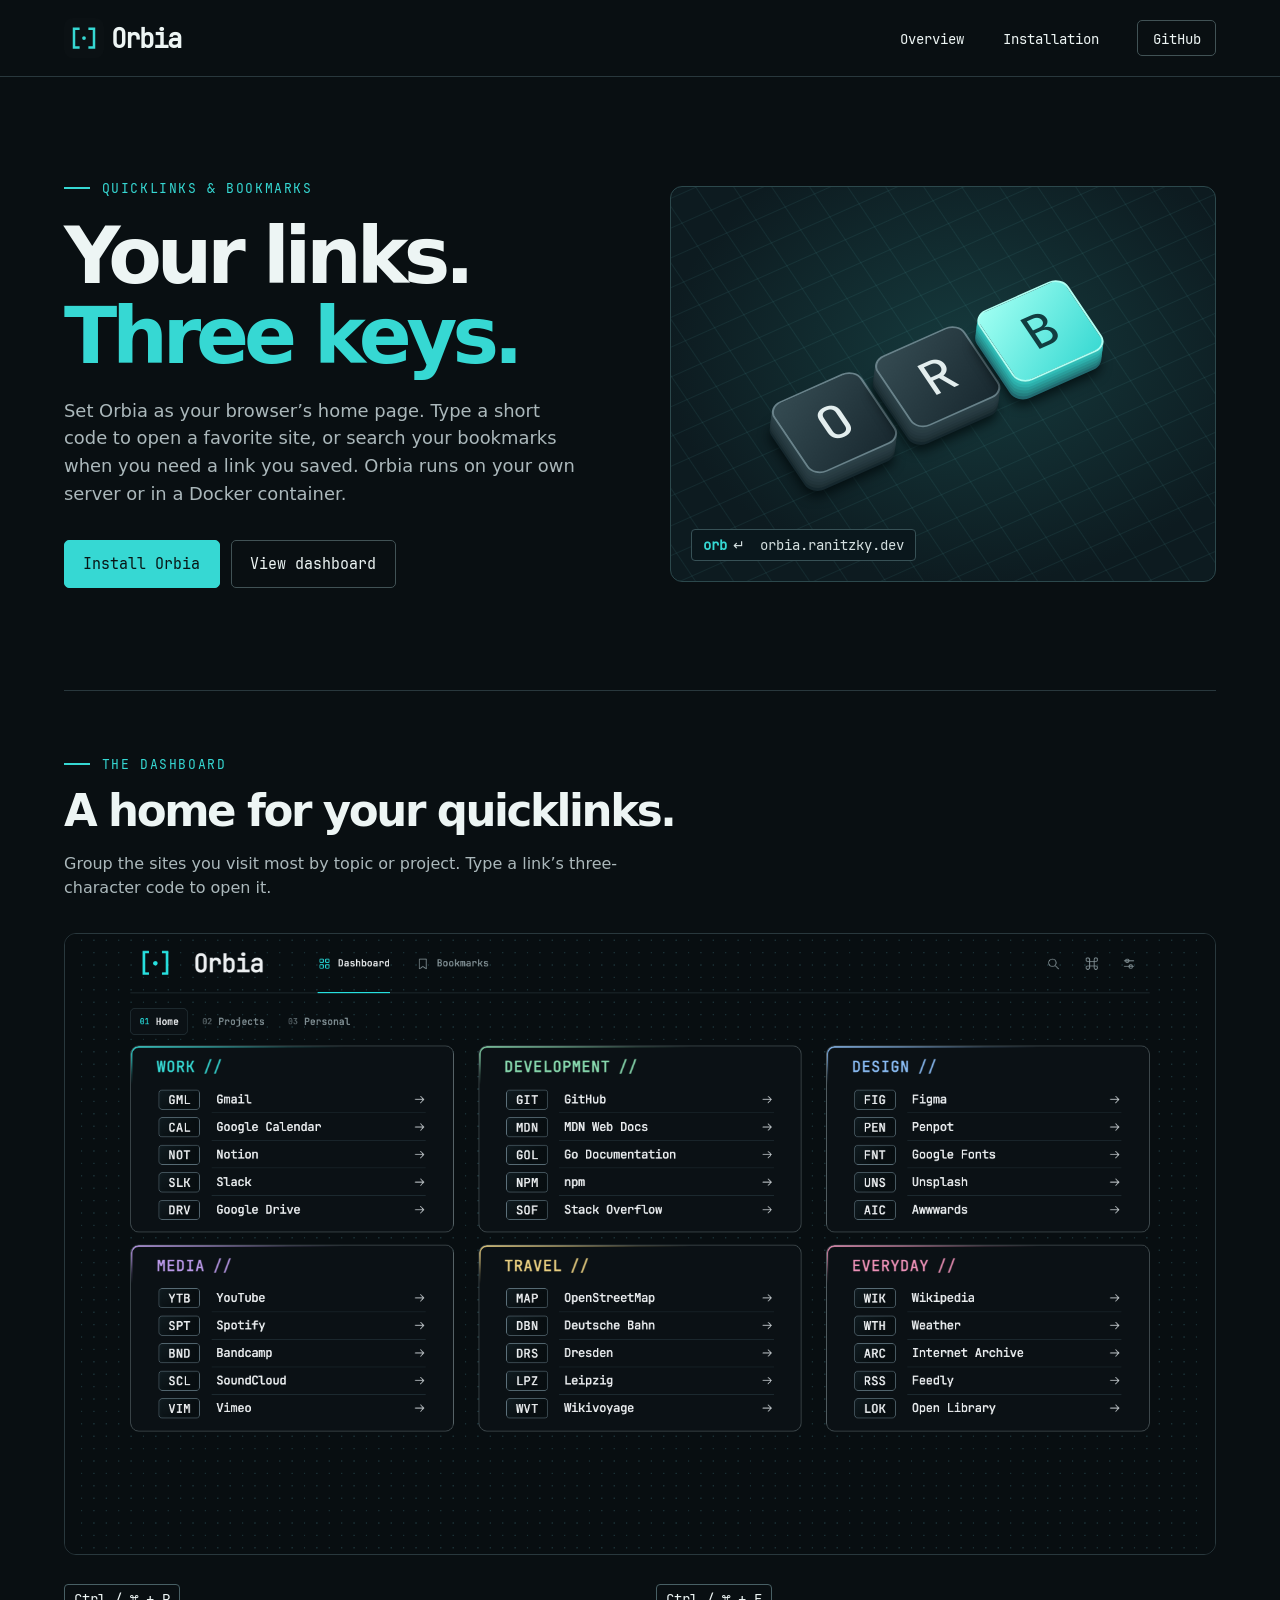
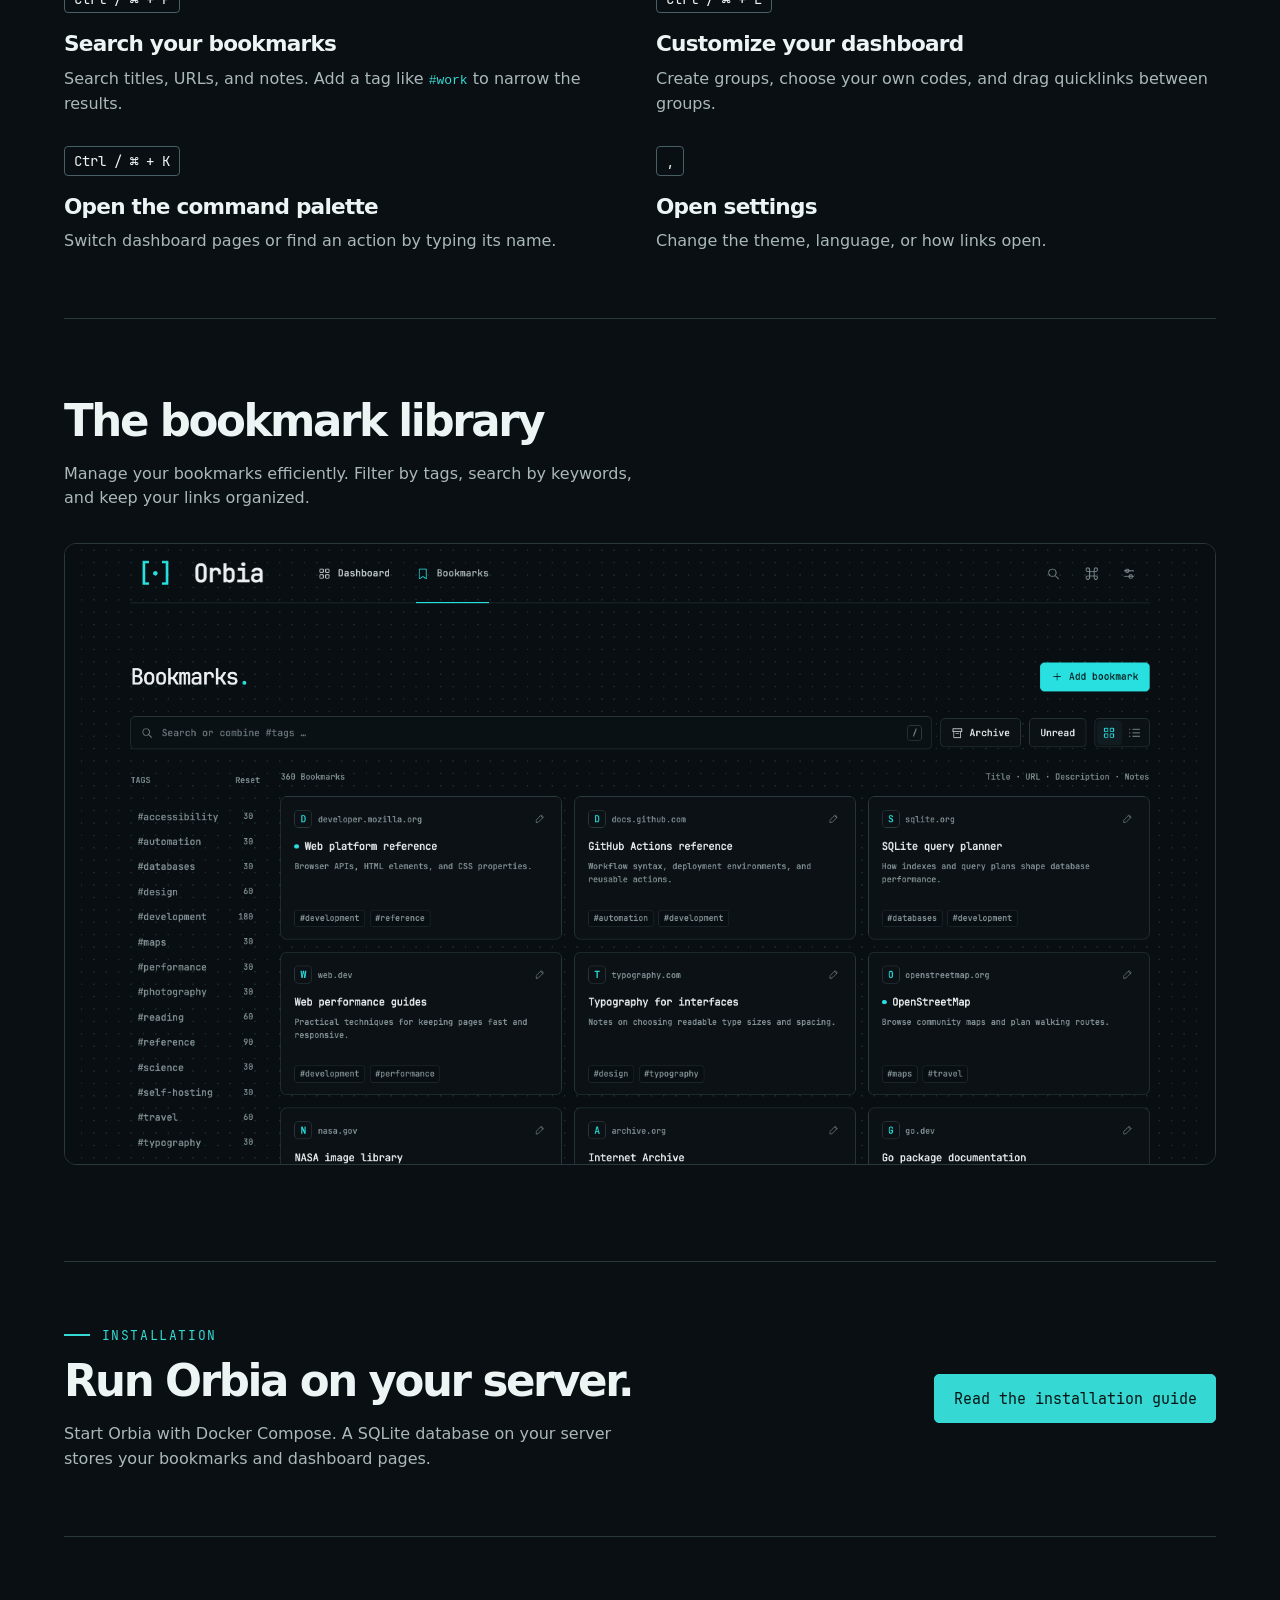
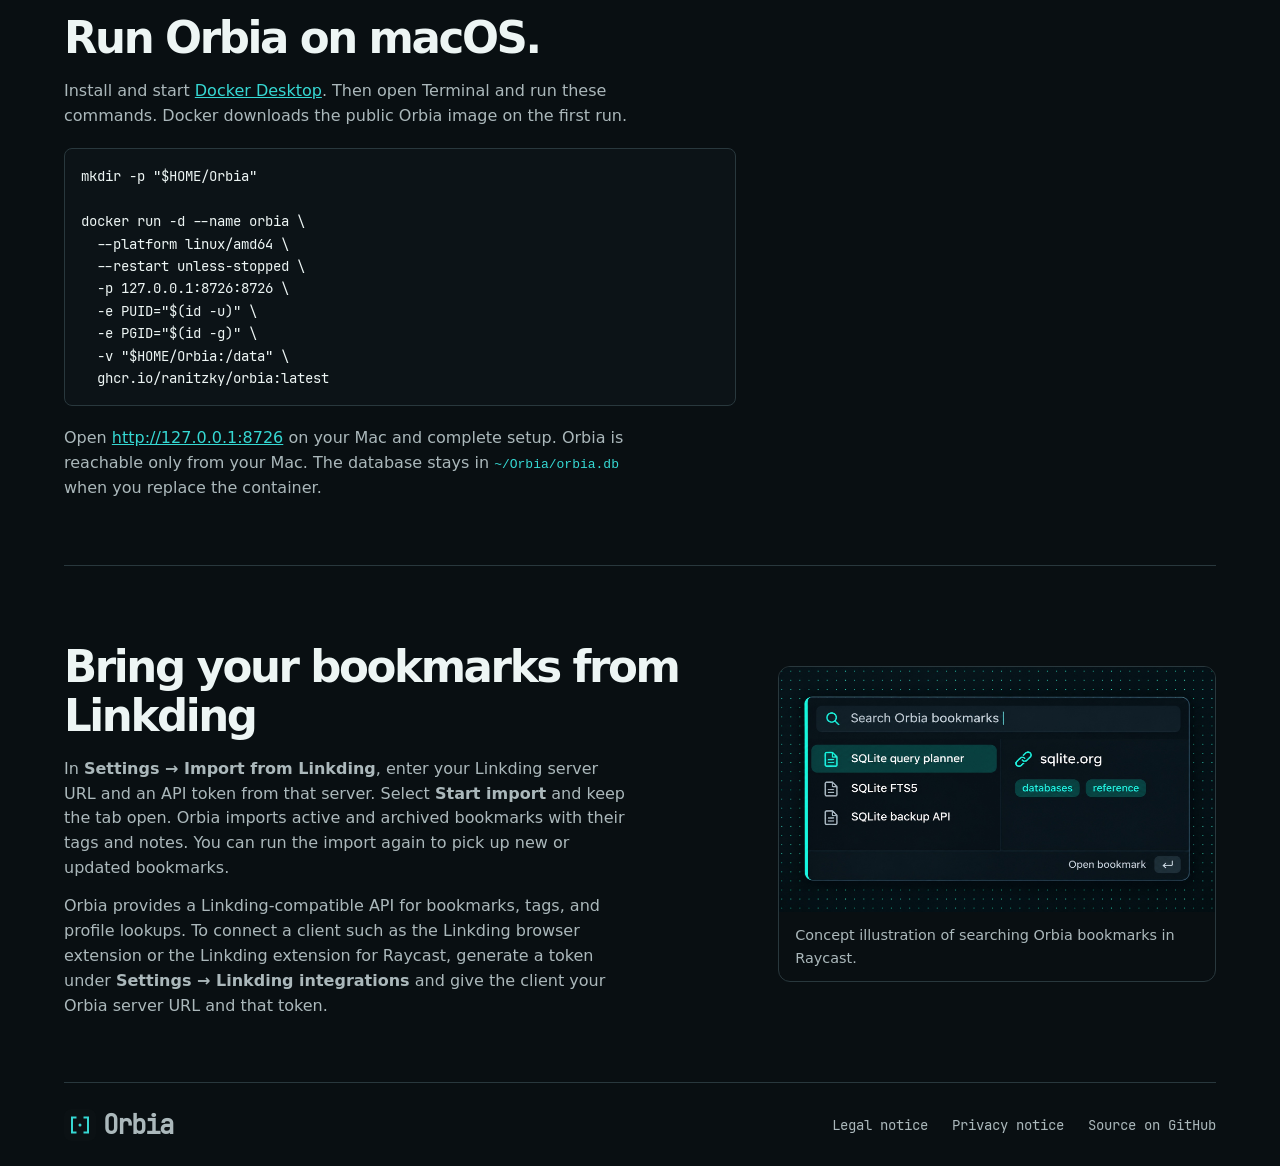
<file: index.html>
<!doctype html>
<html lang="en">
<head>
  <meta charset="utf-8">
  <meta name="viewport" content="width=device-width, initial-scale=1">
  <meta name="theme-color" content="#090f12">
  <meta name="description" content="Orbia is a self-hosted browser start page. Open your favorite sites with three-character codes and search your saved bookmarks.">
  <title>[ · ] Orbia · Self-hosted browser start page</title>
  <link rel="icon" href="./assets/orbia.svg" type="image/svg+xml">
  <link rel="stylesheet" href="./style.css">
</head>
<body>
<a class="skip" href="#inhalt">Skip to content</a>
<header><nav class="wrap" aria-label="Main navigation">
  <a class="brand" href="./"><img src="./assets/orbia.svg" alt="" width="40" height="40">Orbia</a>
  <div class="links"><a href="#einblick">Overview</a><a href="#installation">Installation</a><a class="repo" href="https://github.com/Ranitzky/orbia">GitHub</a></div>
</nav></header>
<main id="inhalt">
<section class="hero wrap">
  <div class="intro">
    <p class="label">Quicklinks &amp; bookmarks</p>
    <h1>Your links.<br><span>Three keys.</span></h1>
    <p class="lead">Set Orbia as your browser’s home page. Type a short code to open a favorite site, or search your bookmarks when you need a link you saved. Orbia runs on your own server or in a Docker container.</p>
    <div class="actions"><a class="button" href="#installation">Install Orbia</a><a class="secondary" href="#einblick">View dashboard</a></div>
  </div>
  <figure class="visual" aria-label="Typing  O R B opens Orbia">
    <div class="board" aria-hidden="true"><div class="keys"><i>O</i><i>R</i><i>B</i></div></div>
    <figcaption><b>orb</b><span aria-hidden="true">↵</span> orbia.ranitzky.dev</figcaption>
  </figure>
</section>
<section class="detail wrap" id="einblick">
  <p class="label">The dashboard</p>
  <h2>A home for your quicklinks.</h2>
  <p>Group the sites you visit most by topic or project. Type a link’s three-character code to open it.</p>
  <a class="screen" href="./assets/dashboard.png" aria-label="Open the full-size dashboard screenshot"><img src="./assets/dashboard.png" alt="Orbia dashboard with color-coded groups and a three-character code beside each link" width="1671" height="900" loading="lazy"></a>
  <div class="features">
    <article><kbd>Ctrl / ⌘ + P</kbd><h3>Search your bookmarks</h3><p>Search titles, URLs, and notes. Add a tag like <code>#work</code> to narrow the results.</p></article>
    <article><kbd>Ctrl / ⌘ + E</kbd><h3>Customize your dashboard</h3><p>Create groups, choose your own codes, and drag quicklinks between groups.</p></article>
    <article><kbd>Ctrl / ⌘ + K</kbd><h3>Open the command palette</h3><p>Switch dashboard pages or find an action by typing its name.</p></article>
    <article><kbd aria-label="Comma">,</kbd><h3>Open settings</h3><p>Change the theme, language, or how links open.</p></article>
  </div>
</section>
<section class="detail wrap" id="bookmarks">
  <h2>The bookmark library</h2>
  <p>Manage your bookmarks efficiently. Filter by tags, search by keywords, and keep your links organized.</p>
  <a class="screen" href="./assets/bookmarks.png" aria-label="Open the full-size bookmarks screenshot">
    <img src="./assets/bookmarks.png" alt="Orbia's bookmark library with 360 example bookmarks, a tag sidebar, search, and bookmark cards" width="1671" height="900" loading="lazy">
  </a>
</section>
<section class="install wrap" id="installation">
  <div>
    <p class="label">Installation</p>
    <h2>Run Orbia on your server.</h2>
    <p>Start Orbia with Docker Compose. A SQLite database on your server stores your bookmarks and dashboard pages.</p>
  </div>
  <a class="button" href="https://github.com/Ranitzky/orbia#run-on-unraid">Read the installation guide</a>
</section>
<section class="detail wrap" id="macos">
  <h2>Run Orbia on macOS.</h2>
  <p>Install and start <a href="https://docs.docker.com/desktop/setup/install/mac-install/">Docker Desktop</a>. Then open Terminal and run these commands. Docker downloads the public Orbia image on the first run.</p>
  <pre class="install-command"><code>mkdir -p "$HOME/Orbia"

docker run -d --name orbia \
  --platform linux/amd64 \
  --restart unless-stopped \
  -p 127.0.0.1:8726:8726 \
  -e PUID="$(id -u)" \
  -e PGID="$(id -g)" \
  -v "$HOME/Orbia:/data" \
  ghcr.io/ranitzky/orbia:latest</code></pre>
  <p>Open <a href="http://127.0.0.1:8726">http://127.0.0.1:8726</a> on your Mac and complete setup. Orbia is reachable only from your Mac. The database stays in <code>~/Orbia/orbia.db</code> when you replace the container.</p>
</section>
<section class="detail integration wrap" id="linkding">
  <div class="integration-copy">
    <h2>Bring your bookmarks from Linkding</h2>
    <p>In <strong>Settings → Import from Linkding</strong>, enter your Linkding server URL and an API token from that server. Select <strong>Start import</strong> and keep the tab open. Orbia imports active and archived bookmarks with their tags and notes. You can run the import again to pick up new or updated bookmarks.</p>
    <p>Orbia provides a Linkding-compatible API for bookmarks, tags, and profile lookups. To connect a client such as the Linkding browser extension or the Linkding extension for Raycast, generate a token under <strong>Settings → Linkding integrations</strong> and give the client your Orbia server URL and that token.</p>
  </div>
  <figure class="screen integration-preview">
    <img src="./assets/orbia-raycast-concept.jpg" alt="Concept of a Raycast bookmark search with Orbia results, the selected bookmark’s domain, and its tags" width="1672" height="941" loading="lazy">
    <figcaption>Concept illustration of searching Orbia bookmarks in Raycast.</figcaption>
  </figure>
</section>
</main>
<footer class="wrap">
  <a class="brand" href="./"><img src="./assets/orbia.svg" width="32" height="32" alt="">Orbia</a>
  <div class="footer-links">
    <a href="./legal-notice.html">Legal notice</a>
    <a href="./privacy-notice.html">Privacy notice</a>
    <a href="https://github.com/Ranitzky/orbia">Source on GitHub</a>
  </div>
</footer>
</body>
</html>
</file>
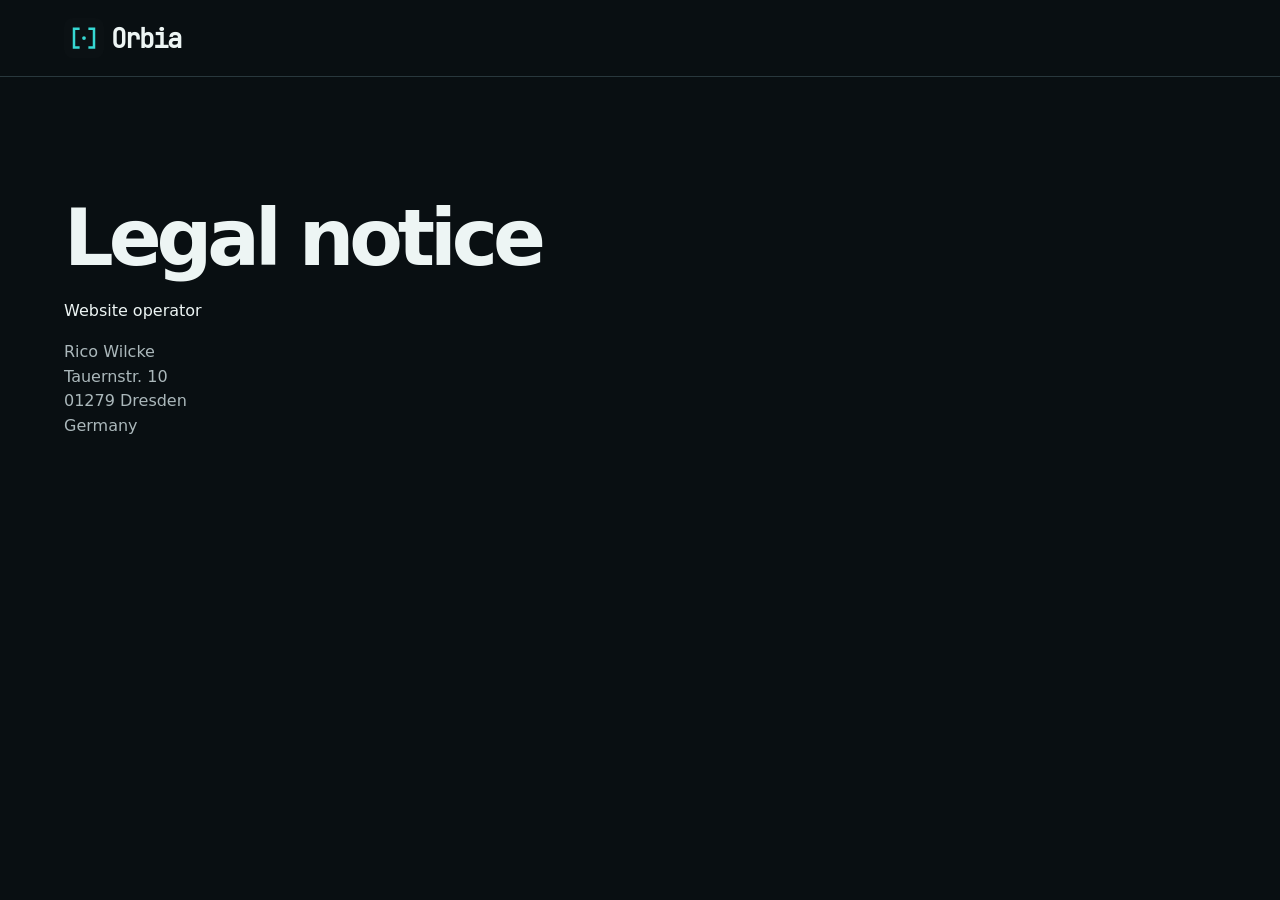
<file: legal-notice.html>
<!doctype html>
<html lang="en">
<head>
  <meta charset="utf-8">
  <meta name="viewport" content="width=device-width, initial-scale=1">
  <meta name="theme-color" content="#090f12">
  <title>Legal notice · Orbia</title>
  <link rel="icon" href="./assets/orbia.svg" type="image/svg+xml">
  <link rel="stylesheet" href="./style.css">
</head>
<body>
<a class="skip" href="#content">Skip to content</a>
<header>
  <nav class="wrap" aria-label="Main navigation">
    <a class="brand" href="./index.html"><img src="./assets/orbia.svg" alt="" width="40" height="40">Orbia</a>
  </nav>
</header>
<main class="legal wrap" id="content">
  <h1>Legal notice</h1>
  <p>Website operator</p>
  <address>
    Rico Wilcke<br>
    Tauernstr. 10<br>
    01279 Dresden<br>
    Germany
  </address>
</main>
</body>
</html>
</file>
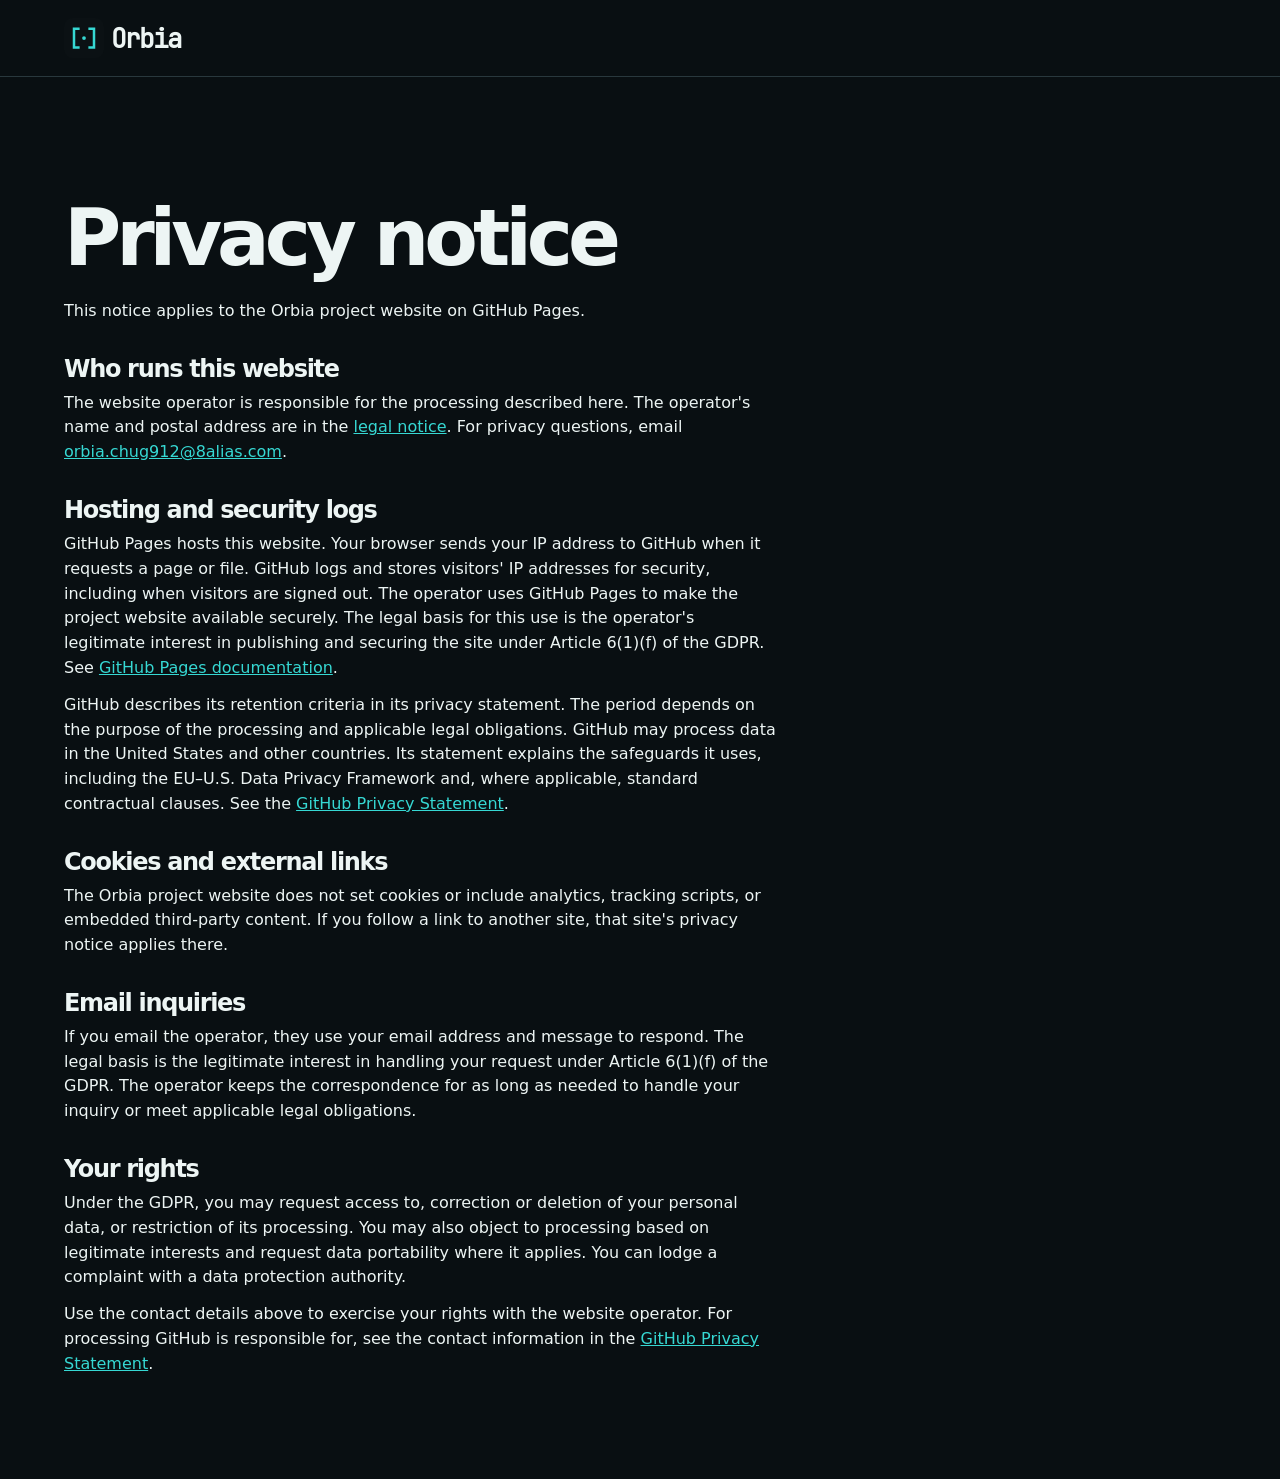
<file: privacy-notice.html>
<!doctype html>
<html lang="en">
<head>
  <meta charset="utf-8">
  <meta name="viewport" content="width=device-width, initial-scale=1">
  <meta name="theme-color" content="#090f12">
  <title>Privacy notice · Orbia</title>
  <link rel="icon" href="./assets/orbia.svg" type="image/svg+xml">
  <link rel="stylesheet" href="./style.css">
</head>
<body>
<a class="skip" href="#content">Skip to content</a>
<header>
  <nav class="wrap" aria-label="Main navigation">
    <a class="brand" href="./index.html"><img src="./assets/orbia.svg" alt="" width="40" height="40">Orbia</a>
  </nav>
</header>
<main class="legal wrap" id="content">
  <h1>Privacy notice</h1>
  <p>This notice applies to the Orbia project website on GitHub Pages.</p>

  <section>
    <h2>Who runs this website</h2>
    <p>The website operator is responsible for the processing described here. The operator's name and postal address are in the <a href="./legal-notice.html">legal notice</a>. For privacy questions, email <a href="mailto:orbia.chug912@8alias.com">orbia.chug912@8alias.com</a>.</p>
  </section>

  <section>
    <h2>Hosting and security logs</h2>
    <p>GitHub Pages hosts this website. Your browser sends your IP address to GitHub when it requests a page or file. GitHub logs and stores visitors' IP addresses for security, including when visitors are signed out. The operator uses GitHub Pages to make the project website available securely. The legal basis for this use is the operator's legitimate interest in publishing and securing the site under Article 6(1)(f) of the GDPR. See <a href="https://docs.github.com/en/pages/getting-started-with-github-pages/what-is-github-pages">GitHub Pages documentation</a>.</p>
    <p>GitHub describes its retention criteria in its privacy statement. The period depends on the purpose of the processing and applicable legal obligations. GitHub may process data in the United States and other countries. Its statement explains the safeguards it uses, including the EU–U.S. Data Privacy Framework and, where applicable, standard contractual clauses. See the <a href="https://docs.github.com/en/site-policy/privacy-policies/github-general-privacy-statement">GitHub Privacy Statement</a>.</p>
  </section>

  <section>
    <h2>Cookies and external links</h2>
    <p>The Orbia project website does not set cookies or include analytics, tracking scripts, or embedded third-party content. If you follow a link to another site, that site's privacy notice applies there.</p>
  </section>

  <section>
    <h2>Email inquiries</h2>
    <p>If you email the operator, they use your email address and message to respond. The legal basis is the legitimate interest in handling your request under Article 6(1)(f) of the GDPR. The operator keeps the correspondence for as long as needed to handle your inquiry or meet applicable legal obligations.</p>
  </section>

  <section>
    <h2>Your rights</h2>
    <p>Under the GDPR, you may request access to, correction or deletion of your personal data, or restriction of its processing. You may also object to processing based on legitimate interests and request data portability where it applies. You can lodge a complaint with a data protection authority.</p>
    <p>Use the contact details above to exercise your rights with the website operator. For processing GitHub is responsible for, see the contact information in the <a href="https://docs.github.com/en/site-policy/privacy-policies/github-general-privacy-statement#contact-us">GitHub Privacy Statement</a>.</p>
  </section>
</main>
</body>
</html>
</file>
<file: style.css>
@font-face {
  font-family: JetBrains;
  src: url("./assets/JetBrainsMono-Regular.woff2") format("woff2");
  font-display: swap;
}
:root {
  color-scheme: dark;
  --bg: #090f12;
  --accent: #36d8d3;
  --line: #29383d;
  --muted: #abb8bb;
  --mono: JetBrains, ui-monospace, monospace;
  font: 100%/1.55 system-ui, sans-serif;
  color: #edf5f4;
  background: var(--bg);
}
* { box-sizing: border-box; }
body, h1, h2, h3, p, figure { margin: 0; }
.wrap { width: min(1180px, 90%); margin-inline: auto; }
a { color: inherit; text-decoration: none; }
a:hover { color: var(--accent); }
a:focus-visible { outline: 3px solid var(--accent); outline-offset: 5px; }
.skip { position: absolute; left: 1rem; top: -8rem; background: var(--bg); padding: 1rem; z-index: 5; }
.skip:focus { top: .5rem; }
header { border-bottom: 1px solid var(--line); }
nav, .brand, .links, .actions, footer { display: flex; align-items: center; }
nav, footer { justify-content: space-between; }
nav { min-height: 76px; }
.brand { gap: .45rem; font: bold 1.65rem var(--mono); letter-spacing: -.08em; }
.links, footer { font: .9rem var(--mono); }
.links { gap: clamp(.8rem, 3vw, 2.5rem); }
.repo, .secondary { border: 1px solid #415255; border-radius: 5px; }
.repo { padding: .45rem .9rem; }
.hero { display: grid; grid-template-columns: 1.05fr 1fr; align-items: center; gap: 2rem; padding-block: clamp(4rem, 8vw, 8rem); }
.label { color: var(--accent); font: .83rem var(--mono); letter-spacing: .12em; text-transform: uppercase; display: flex; align-items: center; gap: .7rem; }
.label::before { content: ""; width: 1.65rem; height: 2px; background: currentColor; }
h1 { font-size: clamp(3.25rem, 6.1vw, 5.7rem); line-height: 1.02; letter-spacing: -.065em; margin-block: 1.25rem; }
h1 span, code { color: var(--accent); }
.lead, .detail > p:not(.label), article p, .install p:not(.label), .integration-copy p { color: var(--muted); max-width: 56ch; }
.lead { font-size: 1.12rem; max-width: 45ch; }
.actions { flex-wrap: wrap; gap: .7rem; margin-top: 2rem; }
.button, .secondary { display: inline-block; padding: .85rem 1.15rem; font: .92rem var(--mono); }
.button { color: #081716; background: var(--accent); border: 1px solid var(--accent); border-radius: 5px; }
.button:hover { background: #83efea; color: #081716; }
.visual { position: relative; overflow: hidden; isolation: isolate; aspect-ratio: 1.38; border: 1px solid #2c484c; border-radius: 12px; background: radial-gradient(ellipse at 55% 43%, #163b3e, #0d1b20 72%); }
.board { position: absolute; inset: -50%; display: grid; place-items: center; transform: rotate(-24deg) skewX(10deg) scaleY(.85); background-image: linear-gradient(#5abbba18 1px, transparent 1px), linear-gradient(90deg, #5abbba18 1px, transparent 1px); background-size: 32px 32px; }
.keys { display: flex; gap: clamp(10px, 1.2vw, 20px); transform: translateY(-10px); }
.keys i { position: relative; display: grid; place-items: center; width: clamp(60px, 7.6vw, 105px); aspect-ratio: 1; font: clamp(2.5rem, 4.3vw, 4rem) var(--mono); border-radius: 15%; background: linear-gradient(145deg, #354b52, #18282f); border: 2px solid #69828a; color: #e3eeee; box-shadow: -2px 3px #2b4047,-4px 6px #293d43,-6px 9px #263940,-8px 12px #22353b,-10px 15px #1e3035,-12px 18px #15272d,-16px 24px 11px #020809bb; }
.keys i:last-child { background: linear-gradient(145deg,#a0fff2,#38d9d2); color: #113d40; border-color: #b0fff3; box-shadow: -2px 3px #31bdb7,-4px 6px #2dafab,-6px 9px #299e9c,-8px 12px #278f8d,-10px 15px #237f80,-12px 18px #216a70,-16px 24px 11px #020809bb; }
.visual figcaption { position: absolute; bottom: 1.25rem; left: 1.25rem; padding: .35rem .7rem; border: 1px solid #375156; border-radius: 4px; background: #0a171c; color: #d4dfdf; font: .85rem var(--mono); }
.visual figcaption b { color: var(--accent); } .visual figcaption span { margin-inline: .4rem; }
.detail, .install, footer { border-top: 1px solid var(--line); }
.detail, .install { padding-block: clamp(3rem, 5vw, 5rem); }
h2 { font-size: clamp(2rem, 3.4vw, 3.3rem); letter-spacing: -.055em; line-height: 1.12; margin: .85rem 0 1rem; }
.screen { display: block; margin: 2rem 0; border: 1px solid var(--line); border-radius: 12px; overflow: hidden; }
.screen img { display: block; width: 100%; height: auto; }
.features { display: grid; grid-template-columns: repeat(2,1fr); gap: 2rem; }
kbd { font: .85rem var(--mono); padding: .3rem .55rem; border: 1px solid #486065; border-radius: 4px; }
h3 { margin: 1rem 0 .4rem; font-size: 1.35rem; letter-spacing: -.035em; }
.install { display: flex; align-items: center; justify-content: space-between; gap: 2rem; }
.detail > p a { color: var(--accent); text-decoration: underline; }
.install-command {
  max-width: 42rem;
  margin: 1.25rem 0;
  padding: 1rem;
  overflow-x: auto;
  border: 1px solid var(--line);
  border-radius: 8px;
  background: #0c1317;
  font: .875rem/1.6 var(--mono);
}
.install-command code { color: inherit; font: inherit; }
.integration { display: grid; grid-template-columns: minmax(0, 1fr) minmax(0, 38%); align-items: center; gap: clamp(1.5rem, 5vw, 4rem); }
.integration-copy p + p { margin-top: .85rem; }
.integration-preview { width: 100%; max-width: 28rem; margin: 0; justify-self: end; }
.integration-preview figcaption { padding: .75rem 1rem; color: var(--muted); font-size: .9rem; }
footer { padding-block: 1.5rem; color: var(--muted); flex-wrap: wrap; gap: 1rem; }
.footer-links { display: flex; flex-wrap: wrap; gap: .5rem 1.5rem; }
.legal { padding-block: clamp(3rem, 8vw, 7rem); }
.legal address { margin-top: 1rem; color: var(--muted); font-style: normal; }
.legal section { max-width: 70ch; margin-top: 2rem; }
.legal section h2 { font-size: 1.5rem; margin: 0 0 .5rem; }
.legal p + p { margin-top: .75rem; }
.legal a { color: var(--accent); text-decoration: underline; }
@media (max-width: 760px) {
  .hero { grid-template-columns: 1fr; gap: 2.5rem; padding-block: 3.5rem; }
  h1 { font-size: clamp(3rem, 10vw, 4.75rem); }
  .visual { aspect-ratio: 1.8; }
  .keys i { width: clamp(56px, 15vw, 100px); }
  .install { align-items: start; flex-direction: column; }
  .integration { grid-template-columns: 1fr; }
  .integration-preview { justify-self: start; }
}
@media (max-width: 520px) {
  nav { min-height: 64px; }
  .brand { font-size: 1.25rem; gap: .1rem; }
  .brand img { width: 30px; height: 30px; }
  .links { font-size: .78rem; gap: .65rem; }
  .repo { padding: .35rem .45rem; }
  .features { grid-template-columns: 1fr; }
  .button, .secondary { padding: .78rem .85rem; font-size: .83rem; }
  .visual figcaption { bottom: .65rem; left: .65rem; }
}
@media (max-width: 370px) {
  nav { flex-wrap: wrap; gap: .5rem; padding-block: .65rem; }
  .links { flex-basis: 100%; justify-content: space-between; }
}
</file>
